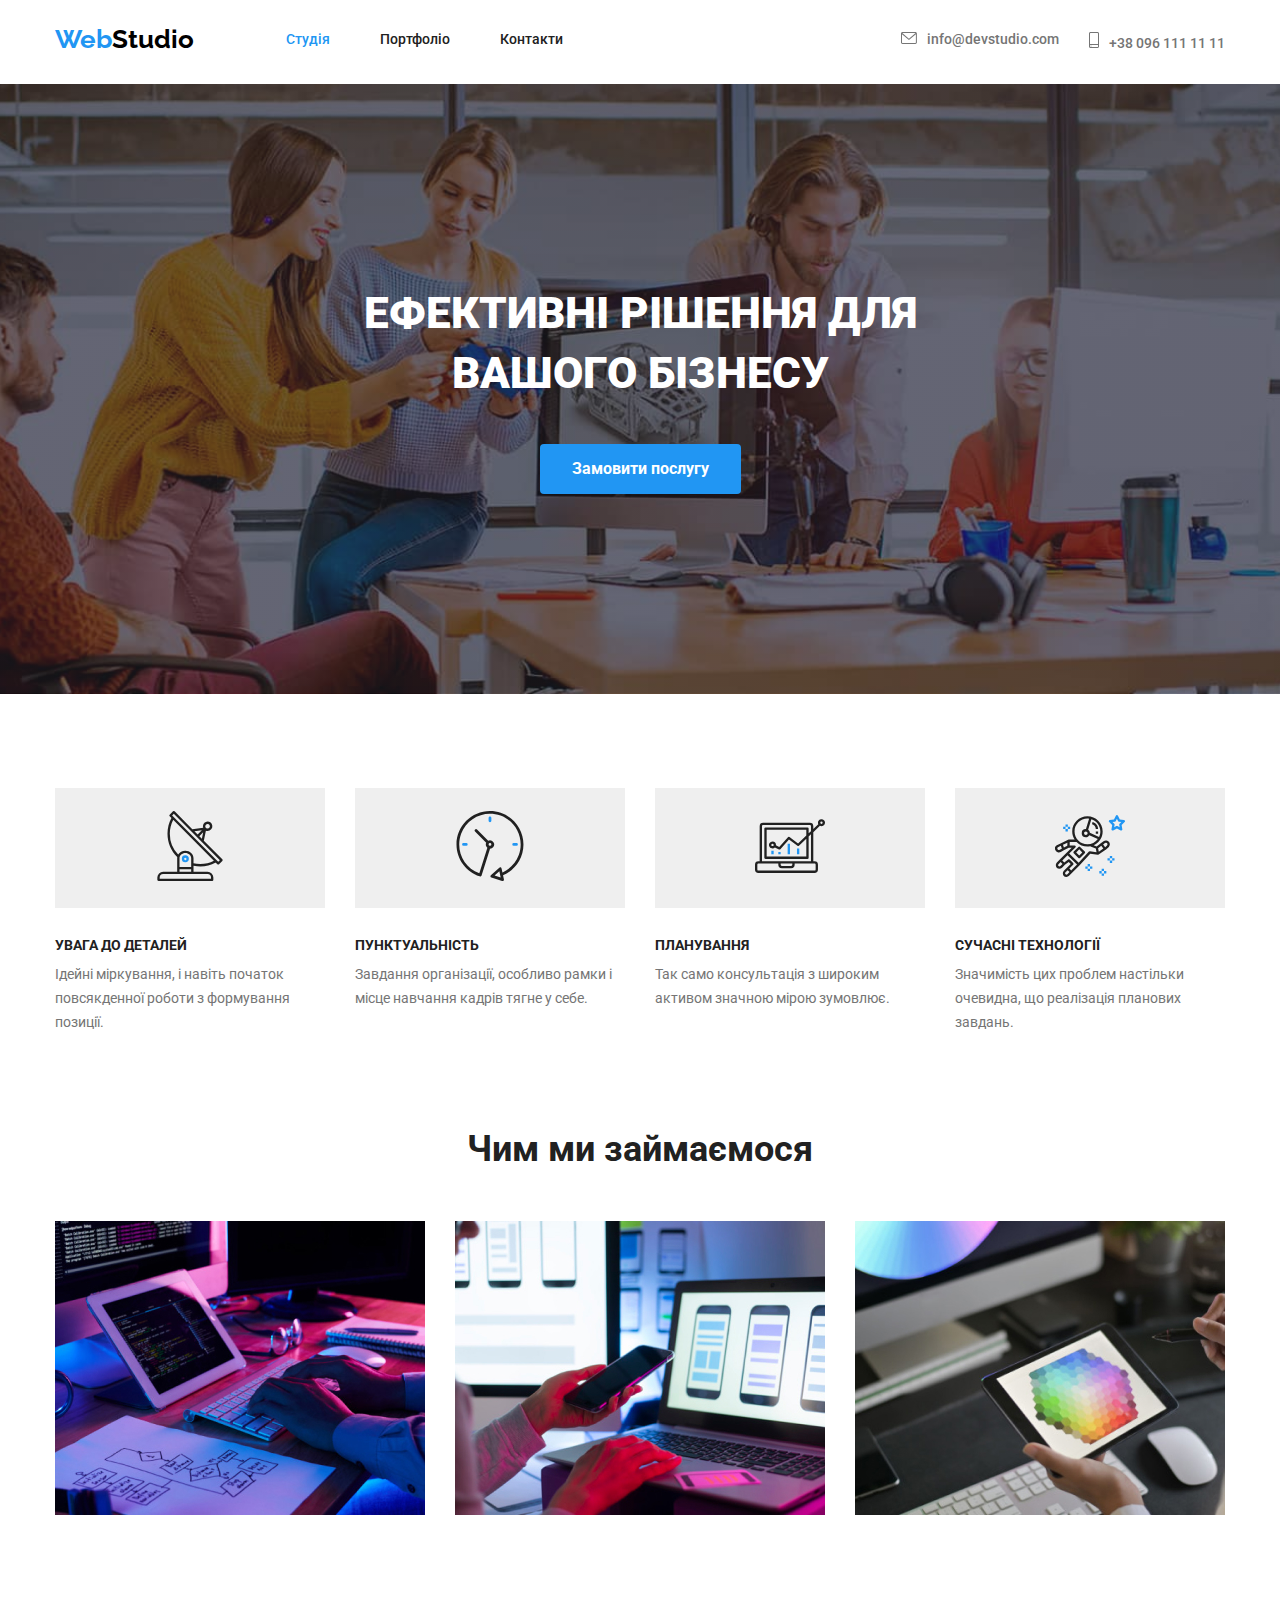
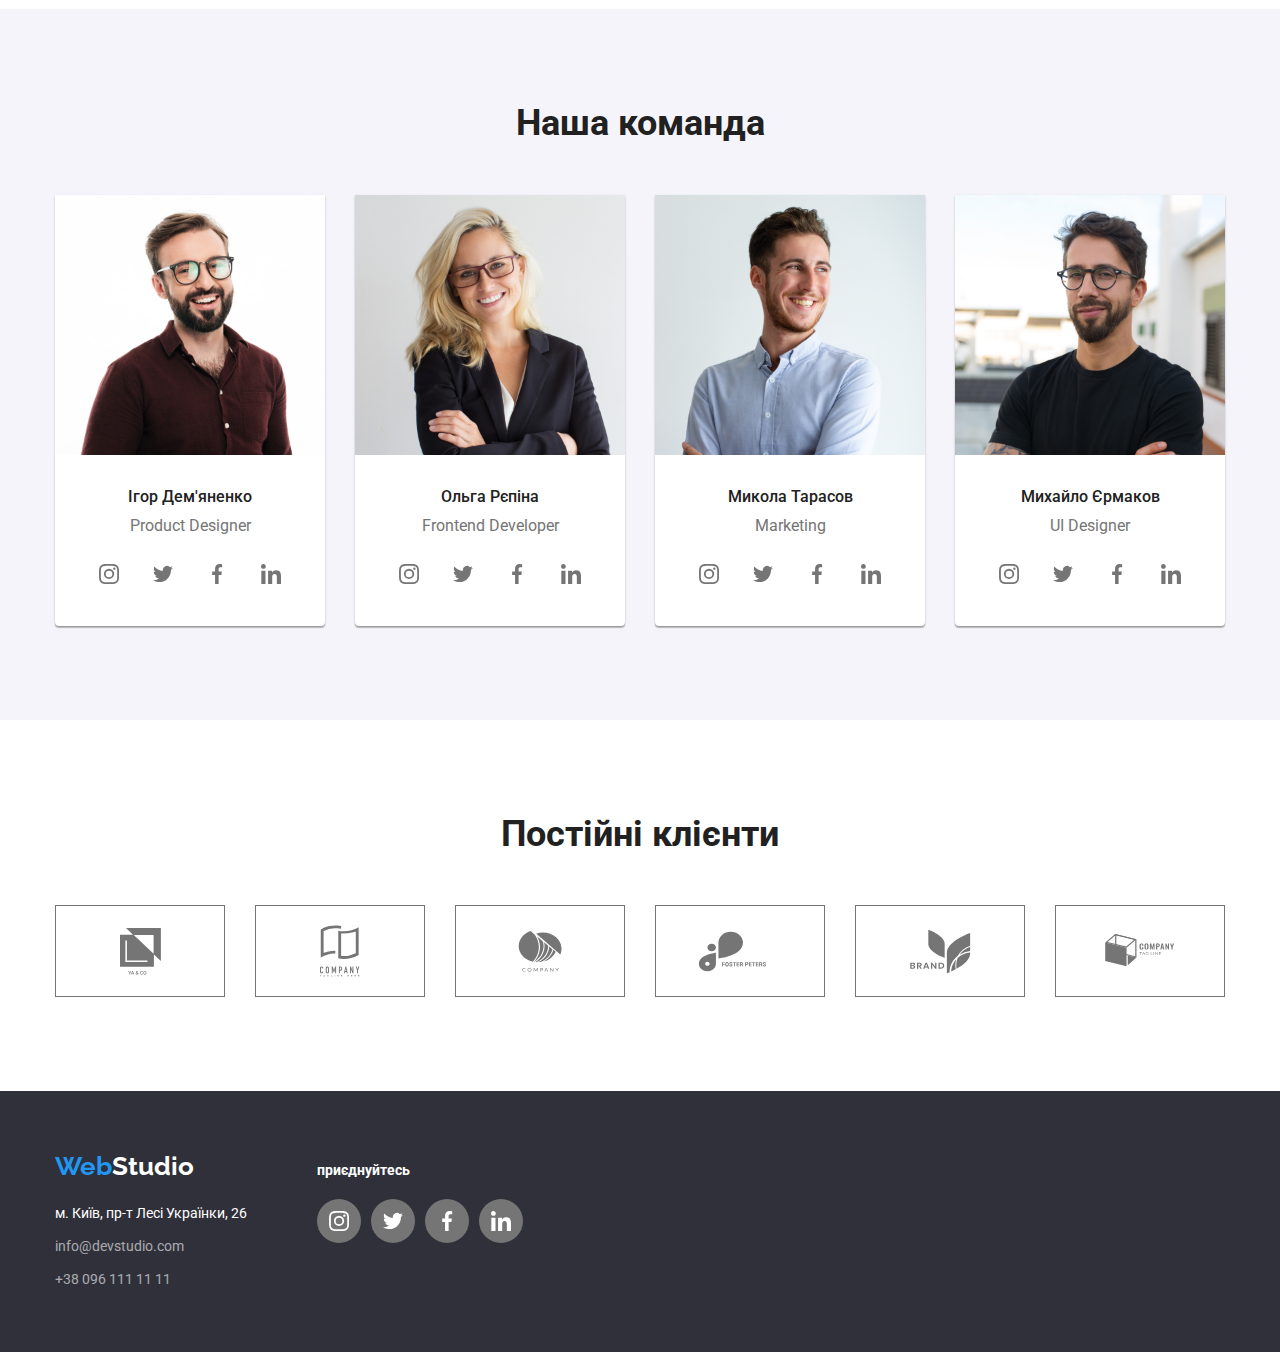
<file: index.html>
<!DOCTYPE html>
<html lang="uk">
<head>
    <meta charset="UTF-8">
    <meta http-equiv="X-UA-Compatible" content="IE=edge">
    <meta name="viewport" content="width=device-width, initial-scale=1.0">
    <title>Домашня робота 1</title>

    <link rel="preconnect" href="https://fonts.googleapis.com">
    <link rel="preconnect" href="https://fonts.gstatic.com" crossorigin>
    <link href="https://fonts.googleapis.com/css2?family=Raleway:wght@700&family=Roboto:wght@400;500;700;900&display=swap" rel="stylesheet">

    <link rel="stylesheet" href="./css/modern-normalize.css">

    <link rel="stylesheet" href="./css/index.css">

</head> 
<body class="page">
    <header class="header">
      <div class="container-header">
        <nav class="nav">
            <a href="" class="logo">Web<span class="logo-dot">Studio</span></a>
            <ul class="nav-site">
                <li class="item"><a href="./index.html" class="link studio">Студія</a></li>
                <li class="item"><a href="./portfolio.html" class="link portfolio-contacts">Портфоліо</a></li>
                <li class="item"><a href="" class=" link portfolio-contacts">Контакти</a></li>
            </ul>
        </nav>

        

            <ul class="nav-address">
                <li class="item"><a href="mailto:info@devstudio.com" class="link mail">
                    <svg class="envelope" width="16px" height="12px">
                        <use href="./img/hw-four/symbol-defs.svg#icon-envelope-hover"></use>
                    </svg>info@devstudio.com</a></li>

                <li class="item"><a href="tel:+380961111111" class="link tel">
                    <svg class="smartphone" width="10px" height="16px">
                        <use href="./img/hw-four/symbol-defs.svg#icon-smartphone"></use>
                    </svg>+38 096 111 11 11</a></li>
            </ul>
      </div>
    </header>

    <main>
        <!-- фон на весь блок (герой) -->
        
        <section class="hero section-one">
                <h1 class="section-one-title">Ефективні рішення для вашого бізнесу</h1>
                <button type="button" class="button">Замовити послугу</button>
        </section>
    
            <section class="section-two">
              <div class="container">
                <h2 hidden>Критерiї у роботi</h2>
                <ul class="ul-section-two">
                    <li class="item">
                        <div class="container-btn-icon">
                            <button class="btn">
                                <svg class="btn-icon" width="70px" height="70px">
                                    <use href="./img/hw-four/symbol-defs.svg#icon-antenna"></use>
                                </svg>    
                            </button>
                        </div>
                        <h3 class="title title-section-two">УВАГА ДО ДЕТАЛЕЙ</h3>
                        <p class="text">Ідейні міркування, і навіть початок повсякденної роботи з формування позиції.</p>
                    </li>
                    <li class="item">
                        <div class="container-btn-icon">
                            <button class="btn">
                                <svg class="btn-icon" width="70px" height="70px">
                                    <use href="./img/hw-four/symbol-defs.svg#icon-clock"></use>
                                </svg>    
                            </button>
                        </div>
                        <h3 class="title title-section-two">ПУНКТУАЛЬНІСТЬ</h3>
                        <p class="text">Завдання організації, особливо рамки і місце навчання кадрів тягне у себе.</p>
                    </li>
                    <li class="item">
                        <div class="container-btn-icon">
                            <button class="btn">
                                <svg class="btn-icon" width="70px" height="70px">
                                    <use href="./img/hw-four/symbol-defs.svg#icon-diagram"></use>
                                </svg>    
                            </button>
                        </div>
                        <h3 class="title title-section-two">ПЛАНУВАННЯ</h3>
                        <p class="text">Так само консультація з широким активом значною мірою зумовлює.</p>
                    </li>
                    <li class="item">
                        <div class="container-btn-icon">
                            <button class="btn">
                                <svg class="btn-icon" width="70px" height="70px">
                                    <use href="./img/hw-four/symbol-defs.svg#icon-astronaut"></use>
                                </svg>    
                            </button>
                        </div>
                        <h3 class="title title-section-two">СУЧАСНІ ТЕХНОЛОГІЇ</h3>
                        <p class="text">Значимість цих проблем настільки очевидна, що реалізація планових завдань.</p>
                    </li>
                </ul> 
              </div>
            </section>
       
        <section class="section-three">
           <div class="container">
            <h2 class="title title-section-three">Чим ми займаємося</h2>
            <ul class="ul-section-three">
                <li class="item"><img src="./img/computer.jpg" alt="computer" width="370" class="img"></li>
                <li class="item"><img src="./img/telephone.jpg" alt="telephone" width="370" class="img"></li>
                <li class="item"><img src="./img/tablet.jpg" alt="tablet" width="370" class="img"></li>
            </ul>  
           </div>
        </section>

        <section class="section-four">
                <h2 class="title title-section-four">Наша команда</h2>
                <div class="container">
                <ul class="ul-section-four">
                    <li class="li-section-four">
                        <img src="./img/productdesigner.jpg" alt="designer" width="270" class="imges">
                        <div class="container-title-text">
                            <h3 class="title title-four">Ігор Дем'яненко</h3>
                        <p lang="en" class="text-section-four">Product Designer</p>

                        <ul class="ul-container-social">
                            <li class="item">
                                <a href="" class="link-social">
                                    <svg class="icon-socials" width="20px" height="20px">
                                        <use href="./img/hw-four/symbol-defs.svg#icon-instagram"></use>
                                    </svg>
                                </a>
                            </li>
                       
                        
                            <li class="item">
                             
                                <a href="" class="link-social">
                                    <svg class="icon-socials" width="20px" height="20px">
                                        <use href="./img/hw-four/symbol-defs.svg#icon-twitter"></use>
                                    </svg>
                                </a>
                            
                            </li>
                       
                            <li class="item">
                              
                                <a href="" class="link-social">
                                    <svg class="icon-socials" width="20px" height="20px">
                                        <use href="./img/hw-four/symbol-defs.svg#icon-facebook"></use>
                                    </svg>
                                </a>
                              
                            </li>
                       
                            <li class="item">
                               
                                <a href="" class="link-social">
                                    <svg class="icon-socials" width="20px" height="20px">
                                        <use href="./img/hw-four/symbol-defs.svg#icon-linkedin"></use>
                                    </svg>
                                </a>
                              
                            </li>
                        </ul>

                        </div>

                    </li>

                    <li class="li-section-four">
                        <img src="./img/frontenddeveloper.jpg" alt="developer" width="270" class="imges">
                        <div class="container-title-text">
                            <h3 class="title title-four">Ольга Рєпіна</h3>
                            <p lang="en" class="text-section-four">Frontend Developer</p>

                            <ul class="ul-container-social">
                                <li class="item">
                                   
                                        <a href="" class="link-social">
                                            <svg class="icon-socials" width="20px" height="20px">
                                                <use href="./img/hw-four/symbol-defs.svg#icon-instagram"></use>
                                            </svg>
                                        </a>
                                       
                                </li>
                          
                                <li class="item">
                                    
                                        <a href="" class="link-social">
                                            <svg class="icon-socials" width="20px" height="20px">
                                                <use href="./img/hw-four/symbol-defs.svg#icon-twitter"></use>
                                            </svg>
                                        </a>
                                     
                                </li>
                           
                                <li class="item">
                                    
                                        <a href="" class="link-social">
                                            <svg class="icon-socials" width="20px" height="20px">
                                                <use href="./img/hw-four/symbol-defs.svg#icon-facebook"></use>
                                            </svg>
                                        </a>
                                    
                                </li>
                            
                                <li class="item">
                                    
                                        <a href="" class="link-social">
                                            <svg class="icon-socials" width="20px" height="20px">
                                                <use href="./img/hw-four/symbol-defs.svg#icon-linkedin"></use>
                                            </svg>
                                        </a>
                                      
                                </li>
                            </ul>

                        </div>

                    </li>
                    <li class="li-section-four">
                        <img src="./img/marketin.jpg" alt="marketing" width="270" class="imges">
                        <div class="container-title-text">
                            <h3 class="title title-four">Микола Тарасов</h3>
                            <p lang="en" class="text-section-four">Marketing</p>

                            <ul class="ul-container-social">
                                <li class="item">
                                    
                                        <a href="" class="link-social">
                                            <svg class="icon-socials" width="20px" height="20px">
                                                <use href="./img/hw-four/symbol-defs.svg#icon-instagram"></use>
                                            </svg>
                                        </a>
                                      
                                </li>
                           
                                <li class="item">
                                   
                                        <a href="" class="link-social">
                                            <svg class="icon-socials" width="20px" height="20px">
                                                <use href="./img/hw-four/symbol-defs.svg#icon-twitter"></use>
                                            </svg>
                                        </a>
                                    
                                </li>
                            
                                <li class="item">
                                   
                                        <a href="" class="link-social">
                                            <svg class="icon-socials" width="20px" height="20px">
                                                <use href="./img/hw-four/symbol-defs.svg#icon-facebook"></use>
                                            </svg>
                                        </a>
                                     
                                </li>
                           
                                <li class="item">
                                    
                                        <a href="" class="link-social">
                                            <svg class="icon-socials" width="20px" height="20px">
                                                <use href="./img/hw-four/symbol-defs.svg#icon-linkedin"></use>
                                            </svg>
                                        </a>
                                  
                                </li>
                            </ul>

                        </div>

                    </li>
                    <li class="li-section-four">
                        <img src="./img/uIdesigner.jpg" alt="designer" width="270" class="imges">
                        <div class="container-title-text">
                            <h3 class="title title-four">Михайло Єрмаков</h3>
                            <p lang="en" class="text-section-four">UI Designer</p>

                            <ul class="ul-container-social">
                                <li class="item">
                                    
                                        <a href="" class="link-social">
                                            <svg class="icon-socials" width="20px" height="20px">
                                                <use href="./img/hw-four/symbol-defs.svg#icon-instagram"></use>
                                            </svg>
                                        </a>
                                      
                                </li>
                            
                                <li class="item">
                                    
                                        <a href="" class="link-social" >
                                            <svg class="icon-socials" width="20px" height="20px">
                                                <use href="./img/hw-four/symbol-defs.svg#icon-twitter"></use>
                                            </svg>
                                        </a>
                                   
                                        
                                </li>
                           
                                <li class="item">
                                   
                                        <a href="" class="link-social">
                                            <svg class="icon-socials" width="20px" height="20px">
                                                <use href="./img/hw-four/symbol-defs.svg#icon-facebook"></use>
                                            </svg>
                                        </a>
                                   
                                </li>
                          
                                <li class="item">
                                    
                                        <a href="" class="link-social">
                                            <svg class="icon-socials" width="20px" height="20px">
                                                <use href="./img/hw-four/symbol-defs.svg#icon-linkedin"></use>
                                            </svg>
                                        </a>
                                   
                                </li>
                            </ul>

                        </div>

                    </li>
                </ul>
            </div>
              
        </section>

        <section class="section-five">
            <div class="container">
                <h2 class="title title-section-five">Постійні клієнти</h2>
                <ul class="clients">
                    <li class="item">
                        <a href="" class="clients-link">
                        
                            <svg class="clients-icon" width="41px" height="47px">
                                <use href="./img/hw-four/symbol-defs.svg#icon-group"></use>
                            </svg>
                        </a>
                    </li>
                    
                    <li class="item">
                        <a href="" class="clients-link">
                            <svg class="clients-icon" width="40px" height="52px">
                                <use href="./img/hw-four/symbol-defs.svg#icon-group-1"></use>
                            </svg>
                        </a>
                    </li>
                    
                    <li class="item">
                        <a href="" class="clients-link">
                            <svg class="clients-icon" width="44px" height="42px">
                                <use href="./img/hw-four/symbol-defs.svg#icon-group-2"></use>
                            </svg>
                        </a>
                    </li>
                    
                    <li class="item">
                        <a href="" class="clients-link">
                            <svg class="clients-icon" width="85px" height="41px">
                                <use href="./img/hw-four/symbol-defs.svg#icon-group-3"></use>
                            </svg>
                       </a>
                    </li>
                    
                    <li class="item">
                        <a href="" class="clients-link">
                            <svg class="clients-icon" width="63px" height="45px">
                                <use href="./img/hw-four/symbol-defs.svg#icon-group-4"></use>
                            </svg>
                        </a>
                    </li>
                    
                    <li class="item">
                       <a href="" class="clients-link">
                            <svg class="clients-icon" width="94px" height="44px">
                                <use href="./img/hw-four/symbol-defs.svg#icon-Logo"></use>
                            </svg>
                        </a>
                    </li>
                </ul>
            </div>
        </section>
    </main>
    <footer class="footer">
        <div class="container cont">
            <div class="container-footer">
                <a href="" class="logo-footer">Web<span class="logo-dot-footer">Studio</span></a>
       
            <address class="address">
                <ul class="address-item">
                    <li class="item"><a href="https://goo.gl/maps/SRYrZVsb4umEYRxeA" target="_blank" rel="noopener noreferrer" class="maps">м. Київ, пр-т Лесі Українки, 26</a></li>
                    <li class="item"><a href="mailto:info@devstudio.com" class="mailto-tel">info@devstudio.com</a></li>
                    <li><a href="tel:+380961111111" class="mailto-tel">+38 096 111 11 11</a></li>
                </ul>
            </address>
            </div>

            <div class="container-social-footer">
                <h3 class="title-footer">приєднуйтесь</h3>
                <ul class="ul-social-footer">
                    <li class="item">
                        
                         <a href="" class="link-social-footer">
                             <svg class="icon-social" width="20px" height="20px">
                                 <use  href="./img/hw-four/symbol-defs.svg#icon-instagram"></use>
                             </svg>
                         </a>
                        
                     </li>
                
                 
                     <li class="item">
                       
                         <a href="" class="link-social-footer">
                             <svg class="icon-social" width="20px" height="20px">
                                 <use href="./img/hw-four/symbol-defs.svg#icon-twitter"></use>
                             </svg>
                         </a>
                     
                     </li>
                
                     <li class="item">
                       
                         <a href="" class="link-social-footer">
                             <svg class="icon-social" width="20px" height="20px">
                                 <use href="./img/hw-four/symbol-defs.svg#icon-facebook"></use>
                             </svg>
                         </a>
                     
                     </li>
                
                     <li class="item">
                       
                         <a href="" class="link-social-footer">
                             <svg class="icon-social" width="20px" height="20px">
                                 <use href="./img/hw-four/symbol-defs.svg#icon-linkedin"></use>
                             </svg>
                         </a>
                       
                     </li>
                </ul>
            </div>

        </div>
 
    </footer>
</body>
</html>
</file>
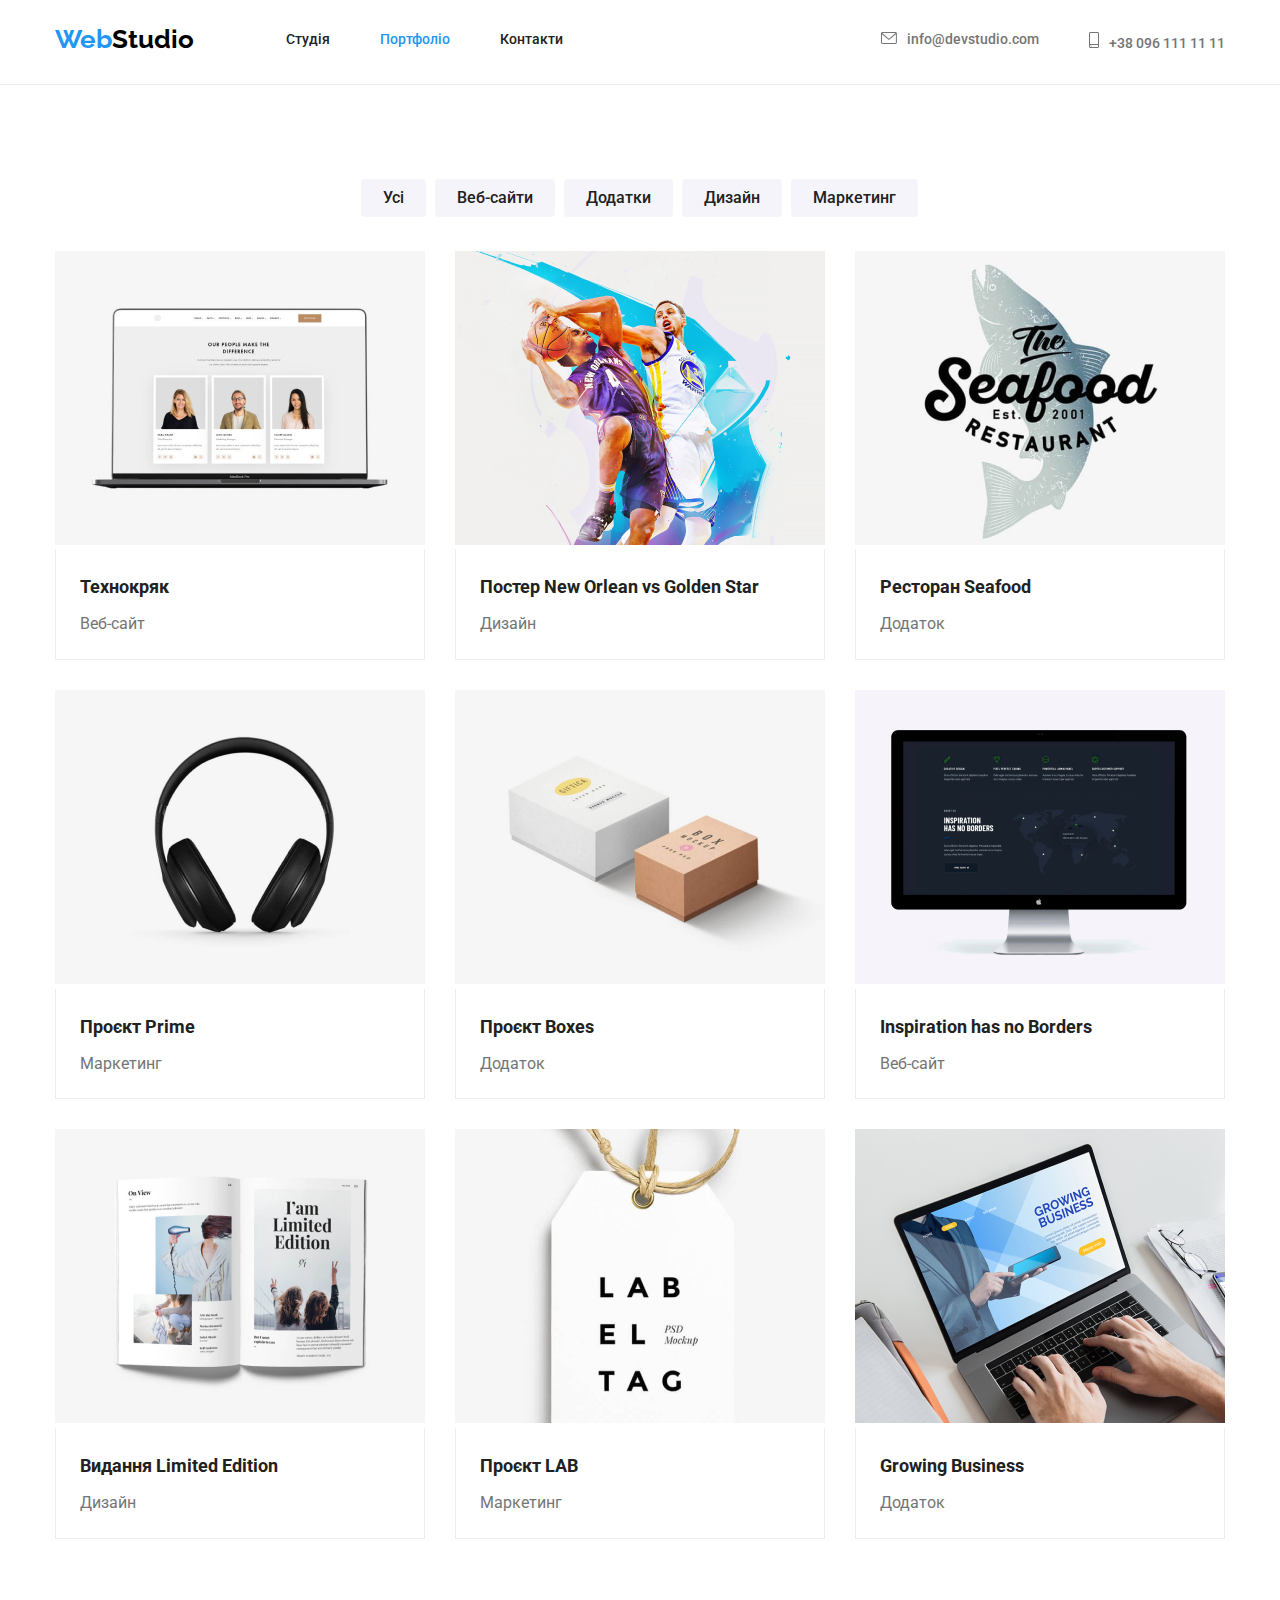
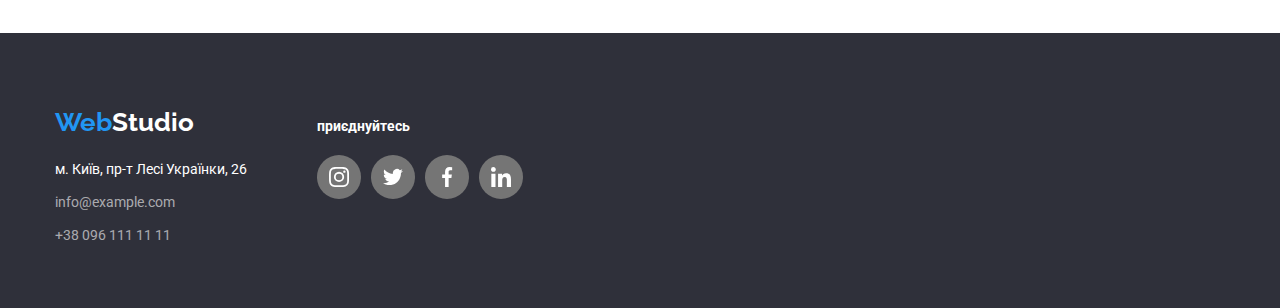
<file: portfolio.html>
<!DOCTYPE html>
<html lang="en">
<head>
    <meta charset="UTF-8">
    <meta http-equiv="X-UA-Compatible" content="IE=edge">
    <meta name="viewport" content="width=device-width, initial-scale=1.0">
    <title>Домашня робота 2</title>

    <link rel="preconnect" href="https://fonts.googleapis.com">
    <link rel="preconnect" href="https://fonts.gstatic.com" crossorigin>
    <link href="https://fonts.googleapis.com/css2?family=Raleway:wght@700&family=Roboto:wght@400;500;700&display=swap" rel="stylesheet">

    <link rel="stylesheet" href="./css/modern-normalize.css">

    <link rel="stylesheet" href="./css/portfolio.css">

</head>
<body class="page">
    <header class="header">
        <div class="container-header">
        <nav class="nav">
            <a href="" class="logo">Web<span class="logo-dot">Studio</span></a>
            <ul class="nav-site">
                <li class="item"><a href="./index.html" class="studio link">Студія</a></li>
                <li class="item"><a href="./portfolio.html" class="portfolio link">Портфоліо</a></li>
                <li class="item"><a href="" class="contacts link">Контакти</a></li>
            </ul>
        </nav>

        <ul class="nav-address">

            <li class="item"><a href="mailto:info@devstudio.com" class="mail link">
                <svg class="envelope" width="16px" height="12px">
                    <use href="./img/hw-four/symbol-defs.svg#icon-envelope-hover"></use>
                </svg>info@devstudio.com</a></li>

            <li class="item"><a href="tel:+380961111111" class="tel link">
                <svg class="smartphone" width="10px" height="16px">
                    <use href="./img/hw-four/symbol-defs.svg#icon-smartphone"></use>
                </svg>+38 096 111 11 11</a></li>

        </ul>
        </div>
    </header>
    <main>
        <section class="section">
            <h1 hidden>Види робіт</h1>
            <div class="container">
                <ul class="ul-button">
                    <li class="item"><button type="button" class="button btn">Усі</button></li>
                    <li class="item"><button type="button" class="button">Веб-сайти</button></li>
                    <li class="item"><button type="button" class="button">Додатки</button></li>
                    <li class="item"><button type="button" class="button">Дизайн</button></li>
                    <li class="item"><button type="button" class="button">Маркетинг</button></li>
                </ul>
            
            
                <ul class="ul-container">
                    <li class="li-container">
                        <a href="" class="link">
                            <img src="./img/технокряк.jpg" alt="технокряк" width="370" class="img">
                            <div class="title-text">
                                <h2 class="title">Технокряк</h2>
                                <p class="text">Веб-сайт</p>
                            </div>
                        
                        </a>
                    </li>          
                    <li class="li-container">
                        <a href="" class="link">
                            <img src="./img/new-orlean-vs-golden-star.jpg" alt="new-orlean-vs-golden-star" width="370">
                            <div class="title-text">
                                <h2 class="title">Постер New Orlean vs Golden Star</h2>
                            <p class="text">Дизайн</p>
                            </div>
                        </a>
                    </li>
                    <li class="li-container">
                        <a href="" class="link">
                            <img src="./img/seafood.jpg" alt="seafood" width="370">
                            <div class="title-text">
                                <h2 class="title">Ресторан Seafood</h2>
                            <p class="text">Додаток</p>
                            </div>
                            
                        </a>
                    </li>
                    <li class="li-container">
                        <a href="" class="link">
                            <img src="./img/prime.jpg" alt="prime" width="370">
                      
                        <div class="title-text">
                            <h2 class="title">Проєкт Prime</h2>
                        <p class="text">Маркетинг</p>
                        </div>
                        </a>
                    </li>
                    <li class="li-container">
                        <a href="" class="link">
                            <img src="./img/boxes.jpg" alt="boxes" width="370">
                            <div class="title-text">
                                <h2 class="title">Проєкт Boxes</h2>
                            <p class="text">Додаток</p>
                            </div>
                        </a>
                    </li>
                    <li class="li-container">
                       <a href="" class="link">
                        <img src="./img/inspiration-has-no-borders.jpg" alt="inspiration-has-no-borders" width="370">
                            <div class="title-text">
                                <h2 class="title">Inspiration has no Borders</h2>
                            <p class="text">Веб-сайт</p>
                            </div>
                       </a>
                    </li>
                    <li class="li-container">
                       <a href="" class="link">
                        <img src="./img/limited-edition.jpg" alt="limited-edition" width="370">
                           <div class="title-text">
                            <h2 class="title">Видання Limited Edition</h2>
                            <p class="text">Дизайн</p>
                           </div>
                       </a>
                    </li>
                    <li class="li-container">
                       <a href="" class="link">
                        <img src="./img/lab.jpg" alt="lab" width="370" class="img">
                            <div class="title-text">
                                <h2 class="title">Проєкт LAB</h2>
                            <p class="text">Маркетинг</p>
                            </div>
                       </a>
                    </li>
                    <li class="li-container">
                        <a href="" class="link">
                            <img src="./img/growing-business.jpg" alt="growing-business" width="370">
                           <div class="title-text">
                            <h2 class="title">Growing Business</h2>
                            <p class="text">Додаток</p>
                           </div>
                        </a>
                    </li>
                </ul>
            </div>
            
          
    
        </section>
    </main>

    <footer class="footer">
        <div class="container cont">
            <div class="container-footer">
            <a href="" class="logo-footer">Web<span class="logo-footer-dot">Studio</span></a>
   
            <address class="address">
                <ul class="address-item">
                    <li class="item"><a href="https://goo.gl/maps/e5FUdV91e4QYrAdC9" target="_blank" rel="noopener noreferrer" class="maps">м. Київ, пр-т Лесі Українки, 26</a></li>
                    <li class="item"><a href="mailto:info@example.com" class="mailto">info@example.com</a></li>
                    <li><a href="tel:+380961111111" class="tell">+38 096 111 11 11</a></li>
                </ul>
            </address>
            </div>

            <div class="container-social-footer">
                <h3 class="title-footer">приєднуйтесь</h3>
                <ul class="ul-social-footer">
                    <li class="item">
                       
                         <a href="" class="link-social-footer">
                             <svg class="icon-social" width="20px" height="20px">
                                 <use  href="./img/hw-four/symbol-defs.svg#icon-instagram"></use>
                             </svg>
                         </a>
                       
                     </li>
                
                 
                     <li class="item">
                       
                         <a href="" class="link-social-footer">
                             <svg class="icon-social" width="20px" height="20px">
                                 <use href="./img/hw-four/symbol-defs.svg#icon-twitter"></use>
                             </svg>
                         </a>
                       
                     </li>
                
                     <li class="item">
                       
                         <a href="" class="link-social-footer">
                             <svg class="icon-social" width="20px" height="20px">
                                 <use href="./img/hw-four/symbol-defs.svg#icon-facebook"></use>
                             </svg>
                         </a>
                      
                     </li>
                
                     <li class="item">
                        
                         <a href="" class="link-social-footer">
                             <svg class="icon-social" width="20px" height="20px">
                                 <use href="./img/hw-four/symbol-defs.svg#icon-linkedin"></use>
                             </svg>
                         </a>
                       
                     </li>
                </ul>
            </div>

        </div>    
    </footer>
    
</body>
</html>
</file>
<file: css/index.css>
:root {
    --primary-color: #212121;
    --secondary-color: #757575;
    --accent-color: #2196F3;
    --white-color: #FFFFFF;
    --header-footer-color: #2F303A;
    --black-color: #000000;
    --grey-color: #F5F4FA;

    --main-font: 'Roboto', sans-serif;
    --secondary-font:  'Raleway', sans-serif;

    --title-size: 36px;
    --text-size: 14px;
}

ul {
    list-style: none;
    padding: 0;
    margin: 0;
}

/* * {
    box-sizing: border-box;
} */

/* reset */
h1,
h2,
h3,
h4,
h5,
h6,
p {
    margin: 0;
}

.page {
    color: var(--secondary-color);
    font-family: var(--main-font);
    font-size: var(--text-size);
}

/* header */
/* по вертикали по центру align-items: center; */

.container-header {
    width: 1200px;
    padding-left: 15px;
    padding-right: 15px;
    margin: 0 auto;
    display: flex;
    /* align-items: center; */
}

.nav {
    display: flex;
   
}

.logo {
    display: block;
    padding-top: 24px;
    padding-bottom: 25px;

    color: var(--accent-color);
    font-family: var(--secondary-font);
    font-weight: 700;
    font-size: 26px;
    line-height: 1.19;
    text-decoration: none;   
}

.logo-dot {
    color: var(--black-color);
}

.nav-site  {
    display: flex ;
    margin-left: 92px;   
}

/* .nav-site .item:not(:last-child) {
    margin-right: 50px;
} */
.nav-site .item + .item {
    margin-left: 50px;
}

.nav-site .link {
    display: block;
    padding-top: 32px;
    padding-bottom: 32px;
}

.studio {
    color: var(--accent-color);
    font-weight: 500;
    font-size: 14px;
    line-height: 1.14;
    text-decoration: none;   
}

.studio:hover,
.studio:focus {
    color: blue;
}

.portfolio-contacts {
    color: var(--primary-color);
    font-weight: 500;
    font-size: 14px;
    line-height: 1.14;
    text-decoration: none;   
}

.portfolio-contacts:hover,
.portfolio-contacts:focus {
    color:#2196F3;
}



.nav-address {
    display: flex;
    margin-left: auto;
   
}

.nav-address .item + .item {
    margin-left: 30px;
}

/* .nav-address .item::before {
    display: inline-block;
    content: "";
    width: 16px;
    height: 12px;
    outline: 1p solid red;
    background-image: url(../img/hw-four/symbol-defs.svg#icon-envelope-hover);
} */

.envelope {
    fill: var(--secondary-color);
    margin-right: 10px;
    
}

.envelope:hover,
.envelope:focus {
    fill: var(--accent-color);
}

.envelope {
    fill: currentColor;
}



/* .nav-address .item:not(:last-child) {
    margin-right: 50px;
} */
/* .nav-address .item + .item {
    margin-left: 50px;
} */
.nav-address .link {
    display: block;
    padding-top: 32px;
    padding-bottom: 32px;
}

.mail {
    color: var(--secondary-color);
    font-weight: 500;
    font-size: 14px;
    line-height: 1.14;
    text-decoration: none;
   
}
.mail:hover,
.mail:focus {
    color:#2196F3;
}

.smartphone {
    fill: var(--secondary-color);
    margin-right: 10px;
}

.smartphone:hover,
.smartphone:focus {
    fill: var(--accent-color);
}

.smartphone {
    fill: currentColor;
}

.tel {
    color: var(--secondary-color);
    font-weight: 500;
    font-size: 14px;
    line-height: 1.14;
    text-decoration: none;
}
.tel:hover,
.tel:focus {
    color:#2196F3;
}

/* main */
/* section 1 */
/* не повторяться картинке background-repeat: no-repeat; */

.hero {
    background-image: linear-gradient(rgba(47, 48, 58, 0.4),rgba(47, 48, 58, 0.4)),
    url(../img/hw-four/workingprocess.jpg);
    background-position: center;
    background-repeat: no-repeat;
    background-size: cover;
    max-width: 1600px;
    margin-left: auto;
    margin-right: auto;
    background-clip:border-box;
}
.section-one {
    background-color: var(--header-footer-color);
    text-align: center;
    padding-top: 200px;
    padding-bottom: 200px;
}

.section-one-title {
    width: 696px;
   margin-right: auto;
   margin-left: auto;

    color: var(--white-color);
    font-weight: 900;
    font-size: 44px;
    line-height: 1.36;
    text-transform: uppercase;
    margin-bottom: 40px;  
}

.button {
    background-color:var(--accent-color);
    border: none;
    border-radius: 4px;
    color: var(--white-color);
    font-weight: 700;
    font-size: 16px;
    line-height: 1.87;
    cursor: pointer;

    padding: 10px 32px;   
}
.button:hover,
.button:focus {
    background-color: #188ce8;
    color: var(--white-color);
}

/* section 2 */
.section-two {
    padding-top: 94px;
    padding-bottom: 94px;
}

.container {
    width: 1200px;
    margin: 0 auto;
    padding: 0 15px;  
}
.container-btn-icon {
   margin-bottom: 30px;
      
}

.btn {
    padding: 0;
    border: none;
    width: 270px;
    height: 120px;
}

.ul-section-two {
    display: flex;
}

.ul-section-two .item {
    width: 270px;
}


.ul-section-two .item + .item {
    margin-left: 30px;
}

 .title {
    color: var(--primary-color);
}

.title-section-two {
    font-weight: 700;
    font-size: 14px;
    line-height: 1.14;
   
    margin-bottom: 10px;   
}
.text {
    line-height: 1.71;
 
    margin-bottom: 0;  
}

/* section 3 */
.section-three {
    text-align: center;
    padding-bottom: 94px;
}

.title-section-three {
    font-weight: 700;
    font-size: 36px;
    line-height: 1.16;
    margin-bottom: 50px;   
}

.ul-section-three {
    display: flex;
}

.ul-section-three .item + .item {
    margin-left: 30px;
}

.img {
    width: 370px;
    height: 294px;
    display: block;   
}

/* section 4 */
.section-four {
    background-color: var(--grey-color);
    text-align: center;
    padding-bottom: 94px;
    padding-top: 94px;  
    /* margin-bottom: 94px; */
}

.title-section-four {
    font-weight: 700;
    font-size: 36px;
    line-height: 1.16;
    margin-bottom: 50px;  
}

.ul-section-four {
    display: flex;    
}

.li-section-four {
    background-color: var(--white-color);
    width: 270px;
    box-shadow: 0px 1px 3px rgba(0, 0, 0, 0.12), 0px 1px 1px rgba(0, 0, 0, 0.14), 0px 2px 1px rgba(0, 0, 0, 0.2);
    border-radius: 0px 0px 4px 4px;
}

.ul-section-four .li-section-four + .li-section-four {
    margin-left: 30px;
}

.container-title-text {
    padding-top: 30px;
    padding-bottom: 30px;
} 

.title-four {
    font-weight: 500;
    font-size: 16px;
    line-height: 1.18;
    margin-bottom: 10px;   
}

.text-section-four {
    font-size: 16px;
    line-height: 1.18;
    margin-bottom: 16px;
}



.ul-container-social {
    display: flex;
    justify-content: center;
    /* margin-left: 32px;
    margin-right: 32px; */
}

.ul-container-social .item + .item {
    margin-left: 10px;
}
.link-social {
    width: 44px;
    height: 44px;
    display: flex;
    align-items: center;
    justify-content: center;
    border-radius: 50%;
    border: none;
    background-color: var(--white-color);
    fill: var(--secondary-color);
    justify-content: center;
}

.link-social:hover,
.link-social:focus {
    background-color: var(--accent-color);
    fill: var(--white-color); 
}

/* section 5 */
.section-five {
    text-align: center;
    padding-top: 94px;
    padding-bottom: 94px;
}
.title-section-five {
    font-weight: 700;
    font-size: 36px;
    line-height: 1.16;
    margin-bottom: 50px;  
}

.clients {
    display: flex;
}

.clients .item + .item {
    margin-left: 30px;
}


.clients-link {
    display: flex;
    align-items: center;
    justify-content: center;
    width: 170px;
    height: 92px;
    border: 1px solid var(--secondary-color);
    background-color: var(--white-color);
    fill: var(--secondary-color);
    
    

}
.clients-link:hover,
.clients-link:focus {
    fill: var(--accent-color);
    border-color: var(--accent-color);
    
}



/* footer */
.footer {
    background-color: var(--header-footer-color);
    padding-top: 60px;
    padding-bottom: 60px;   
}

.cont {
    display: flex;
    align-items: baseline;
}

.container-footer {
    margin-right: 70px;
}

.logo-footer {
    color: var(--accent-color);
    font-family: var(--secondary-font);
    font-weight: 700;
    font-size: 26px;
    line-height: 1.19;
    text-decoration: none;
    
    display: block;
    margin-bottom: 20px;  
}

.logo-dot-footer {
    color: var(--white-color);
}

.address {
    font-style: normal;
}

.address-item .item {
    margin-bottom: 9px;
}

.maps {
   color: var(--white-color);
    line-height: 1.71;
    text-decoration: none;
}

.maps:hover,
.maps:focus {
    color: #2196F3;
}

.mailto-tel {
    color: rgba(255, 255, 255, 0.6);
    line-height: 1.71;
    text-decoration: none;
}

.mailto-tel:hover,
.mailto-tel:focus {
    color: #2196F3;
}

.title-footer {
    color: var(--white-color);
    font-weight: 700;
    font-size: 14px;
    line-height: 1.14;
   
    margin-bottom: 20px;   
}

.ul-social-footer {
    display: flex;
}

.ul-social-footer .item + .item {
    margin-left: 10px;
}

.link-social-footer {
    display: flex;
    width: 44px;
    height: 44px;
    align-items: center;
    justify-content: center;
    border-radius: 50%;
    fill: var(--white-color);
    background-color: rgba(117, 117, 117, 1);  
}

.link-social-footer:hover,
.link-social-footer:focus {
    background-color: var(--accent-color);
}
</file>
<file: css/portfolio.css>
:root {
    --primary-color: #212121;
    --secondary-color: #757575;
    --accent-color: #2196F3;
    --white-color: #FFFFFF;
    --black-color: #000000;

    --main-font: 'Roboto', sans-serif;
    --secondary-font:  'Raleway', sans-serif;

    --title-size: 36px;
    --text-size: 16px;
}

ul {
    list-style: none;
    padding: 0;
    margin: 0;
}

/* reset */
h2,
p {
    margin: 0;
}

/* * {
    box-sizing: border-box;
} */

.page {
    color: var(--primary-color);
    font-family: var(--main-font);
    font-size: var(--text-size);
}
/* header */
.header {
    border-bottom: 1px solid #ECECEC;
    /* margin-bottom: 100px;      */
}

.container-header {
    width: 1200px;
    padding-left: 15px;
    padding-right: 15px;
    margin: 0 auto;
    display: flex;
}
.nav {
    display: flex;
}

.logo {
    color: var(--accent-color);
    text-decoration: none;
    font-family: var(--secondary-font);
    font-weight: 700;
    font-size: 26px;
    line-height: 1.19;
    
    display: block;
    padding-top: 24px;
    padding-bottom: 25px;
}
.logo-dot {
    color: var(--black-color);
}
.nav-site {
    display: flex;
    margin-left: 92px;
}
.nav-site .item + .item {
    margin-left: 50px;
}
.nav-site .link {
    display: block;
    padding-top: 32px;
    padding-bottom: 32px;
}

.studio {
    color: var(--primary-color);
    text-decoration: none;
    font-weight: 500;
    font-size: 14px;
    line-height: 1.14;
    
}
.studio:hover,
.studio:focus {
    color: #2196F3;
}

.portfolio {
    color: var(--accent-color);
    text-decoration: none;
    font-weight: 500;
    font-size: 14px;
    line-height: 1.14;
   
}
.portfolio:hover,
.portfolio:focus {
    color: blue;
}
.contacts {
    color: var(--primary-color);
    text-decoration: none;
    font-weight: 500;
    font-size: 14px;
    line-height: 1.14;
}
.contacts:hover,
.contacts:focus {
    color: #2196F3;
    
}

.nav-address {
    display: flex;
    margin-left: auto;
   
}

.icon-envelope-hover {
    margin: 34px 10px 34px 0;
}

.envelope {
    fill: var(--secondary-color);
    margin-right: 10px;
}

.envelope:hover,
.envelope:focus {
    fill: var(--accent-color);
}

.envelope {
    fill: currentColor;
}

.nav-address .item + .item {
    margin-left: 50px;
}
.nav-address .link {
    display: block;
    padding-top: 32px;
    padding-bottom: 32px;
}

.mail {
    color: var(--secondary-color);
    text-decoration: none;
    font-weight: 500;
    font-size: 14px;
    line-height: 1.14;
   
}
.mail:hover,
.mail:focus {
    color:#2196F3;
}

 .smartphone {
     fill: var(--secondary-color);
     margin-right: 10px;
 }
 
 .smartphone:hover,
.smartphone:focus {
    fill: var(--accent-color);
}

.smartphone {
    fill: currentColor;
}

.tel {
    color: var(--secondary-color);
    text-decoration: none;
    font-weight: 500;
    font-size: 14px;
    line-height: 1.14;
}
.tel:hover,
.tel:focus {
    color: #2196F3;
}
/* main */

.section {
    padding-top: 94px;
    padding-bottom: 94px;
}

.container {
    width: 1200px;
    margin: 0 auto;
    padding: 0 15px;
}

.ul-button {
    display: flex;
    margin-bottom: 34px;
    width: 558px;
    margin-left: auto;
    margin-right: auto;
    
}

.ul-button .item + .item {
    margin-left: 9px;
}

.button .btn {
    padding: 6px 25px;
}

.button {
   border: none;
   border-radius: 4px;
   color: var(--primary-color);
   background-color: #F5F4FA;
   font-weight: 500;
    font-size: 16px;
    line-height: 1.62;
    cursor: pointer;
    padding: 6px 22px;  
}
.button:hover,
.button:focus {
    color: var(--white-color);
    background-color: var(--accent-color);
    
    
    box-shadow: 0px 2px 2px rgba(0, 0, 0, 0.12), 0px 1px 2px rgba(0, 0, 0, 0.08), 0px 3px 1px rgba(0, 0, 0, 0.1); 
    

}


.ul-container {
    display: flex;
    flex-wrap: wrap;
    
}

/* перенос на новый ряд flex-wrap: wrap; */
.li-container {
    width: 370px;
    margin-right: 30px;
    margin-bottom: 30px;
    
    
}

.li-container:hover {
    box-shadow:  1px 4px 6px rgba(29, 3, 3, 0.16),  0px 4px 4px rgba(0, 0, 0, 0.06),  0px 1px 1px rgba(0, 0, 0, 0.12);
   
 
    
    
}

.li-container:nth-child(3n) {
    margin-right: 0;
}

.li-container:nth-last-child(-n + 3) {
    margin-bottom: 0;
}

.link {
    text-decoration: none;
}
.img {
    width: 370px;
    height: 294px;
}
.title-text {
    border-left: 1px solid #EEEEEE;
    border-bottom: 1px solid #EEEEEE;
    border-right: 1px solid #EEEEEE;
   
    padding: 20px 24px;
   
}
.title {
    color: var(--primary-color);
    font-weight: 700;
    font-size: 18px;
    line-height: 2;
    margin-bottom: 4px;
}
.text {
    color: var(--secondary-color);
   
    line-height: 1.87;
}

/* footer */
.footer {
    background-color: #2F303A;
    padding-top: 60px;
    padding-bottom: 60px;
}

.cont {
    display: flex;
    align-items: baseline;
}


.container-footer {
    margin-right: 70px;
}


.logo-footer {
    color: var(--accent-color);
    text-decoration: none;
    font-family: var(--secondary-font);
    font-weight: 700;
    font-size: 26px;
    line-height: 1.19;

    display: block;
    margin-bottom: 20px;
}
.logo-footer-dot {
    color: var(--white-color);
}

.address {
    font-style: normal;
}

.address-item .item {
    margin-bottom: 9px;
}

.maps {
    color: var(--white-color);
    text-decoration: none;
 
    font-size: 14px;
    line-height: 1.71;
}

.maps:hover,
.maps:focus {
    color: #2196F3;
}

.mailto {
    color:  rgba(255, 255, 255, 0.6);
    text-decoration: none;
   
    font-size: 14px;
    line-height: 1.71;
}

.mailto:hover,
.mailto:focus {
    color: #2196F3;
}

.container-social-footer {
    padding-top: 12px;

}

.tell {
    color:  rgba(255, 255, 255, 0.6);
    text-decoration: none;
   
    font-size: 14px;
    line-height: 1.71;
}

.tell:hover,
.tell:focus {
    color: #2196F3;
}


.title-footer {
    color: var(--white-color);
    font-weight: 700;
    font-size: 14px;
    line-height: 1.14;
   
    margin-bottom: 20px;   
}

.ul-social-footer {
    display: flex;
}

.ul-social-footer .item + .item {
    margin-left: 10px;
}

.link-social-footer {
    display: flex;
    width: 44px;
    height: 44px;
    align-items: center;
    justify-content: center;
    border-radius: 50%;
    fill: var(--white-color);
    background-color:  rgba(117, 117, 117, 1);   
}

.link-social-footer:hover,
.link-social-footer:focus {
    background-color: var(--accent-color);
}
</file>
